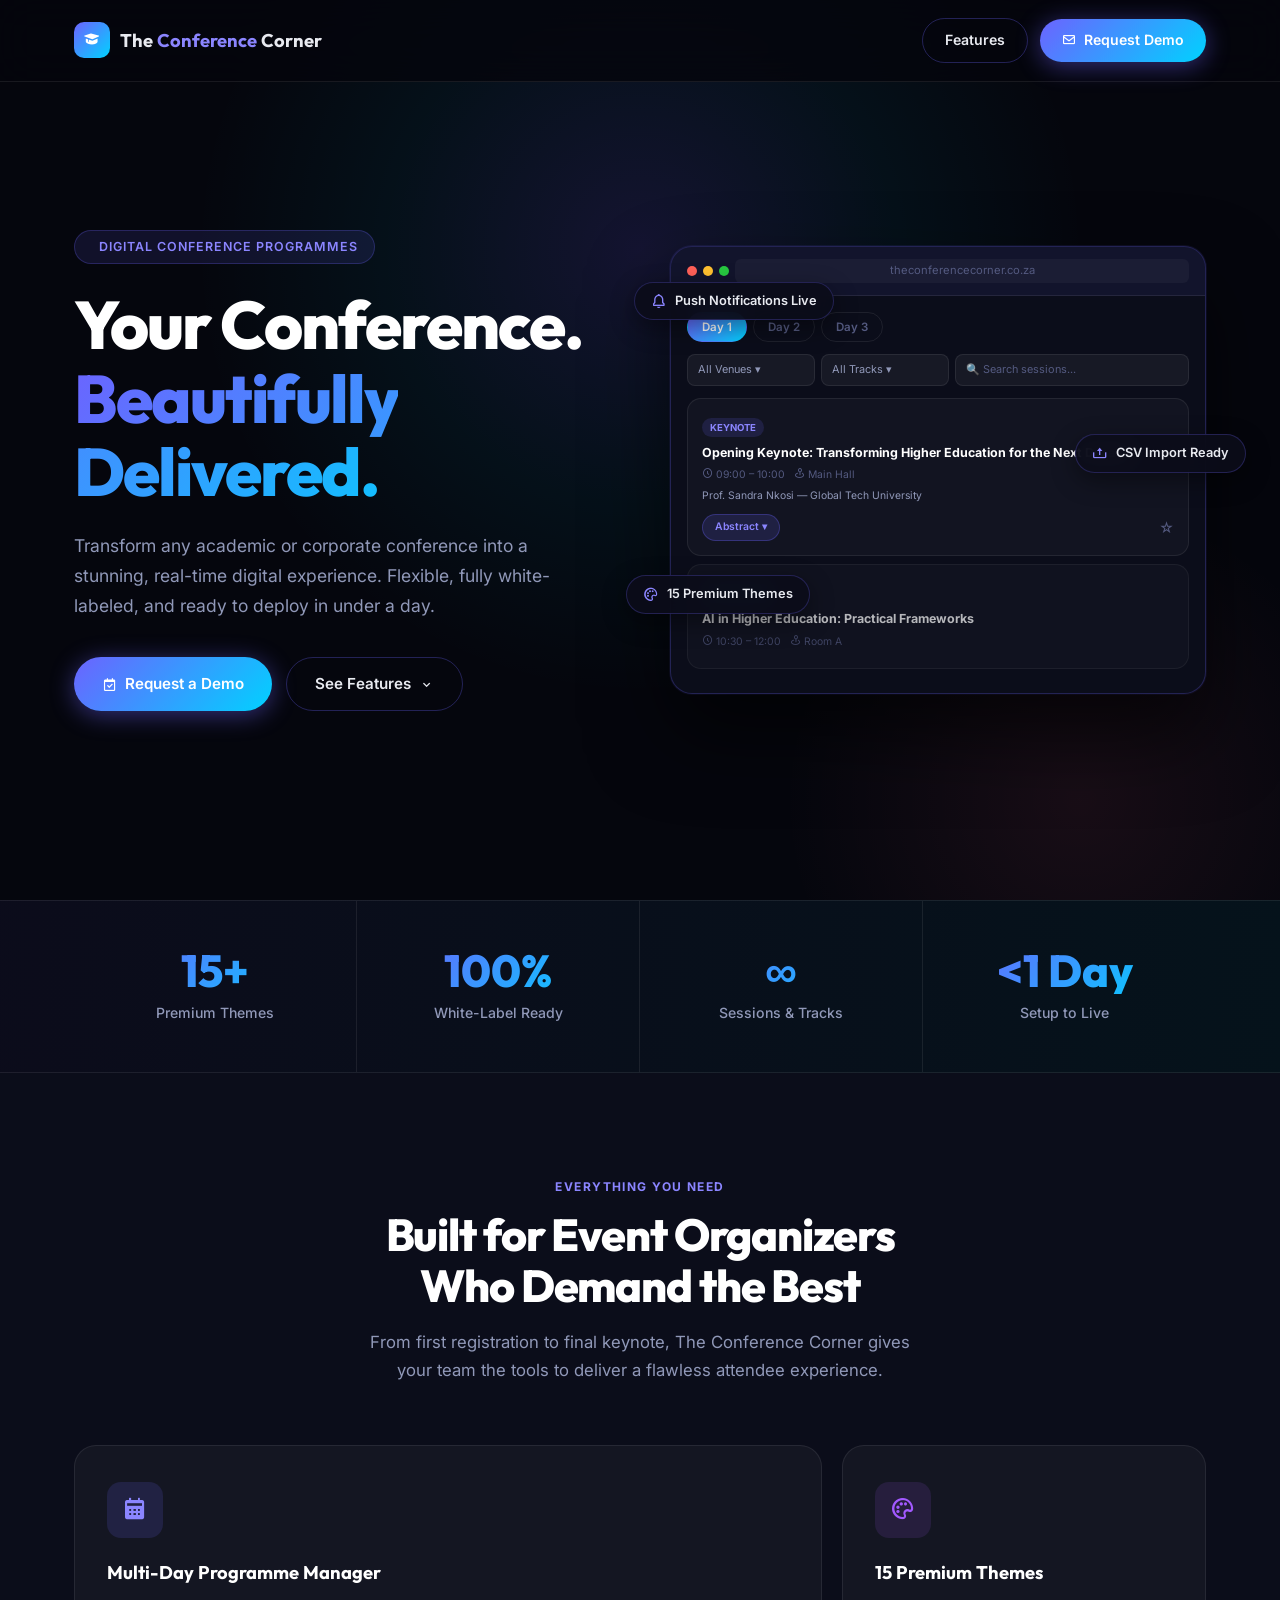
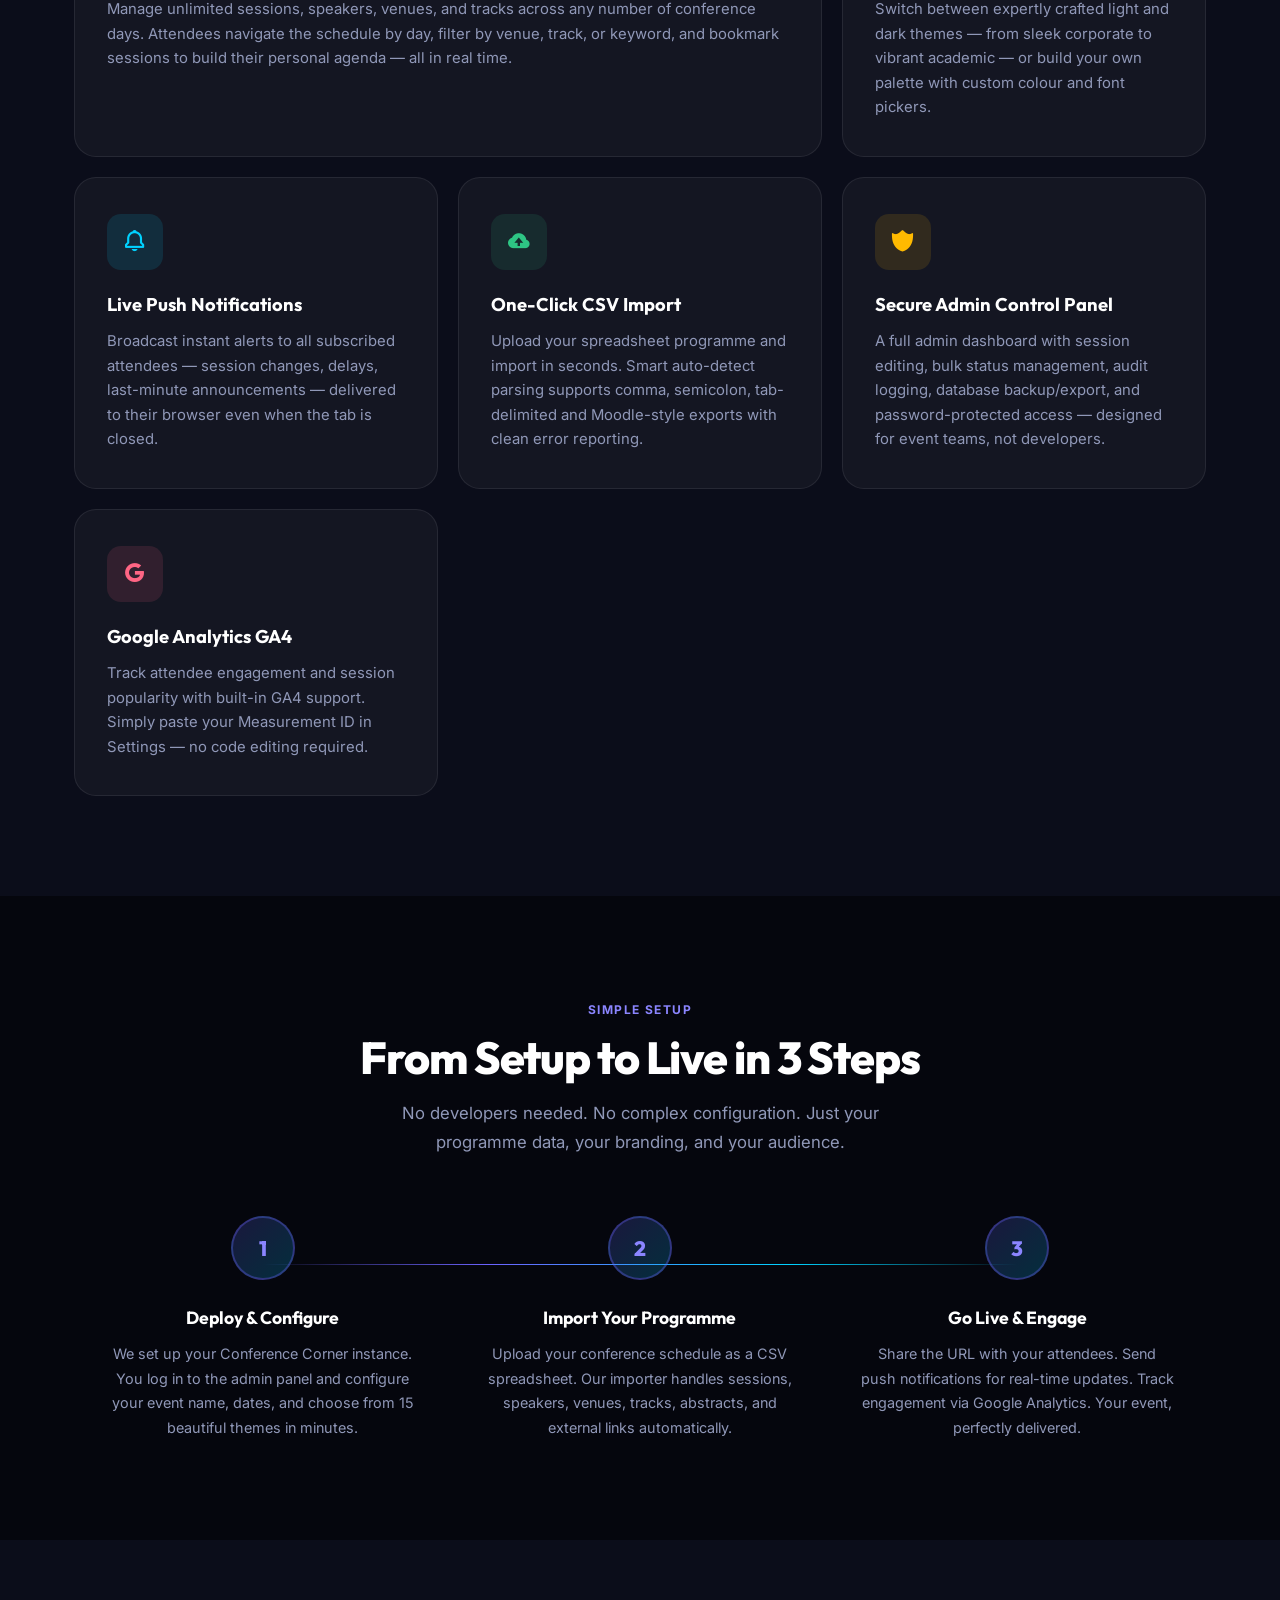
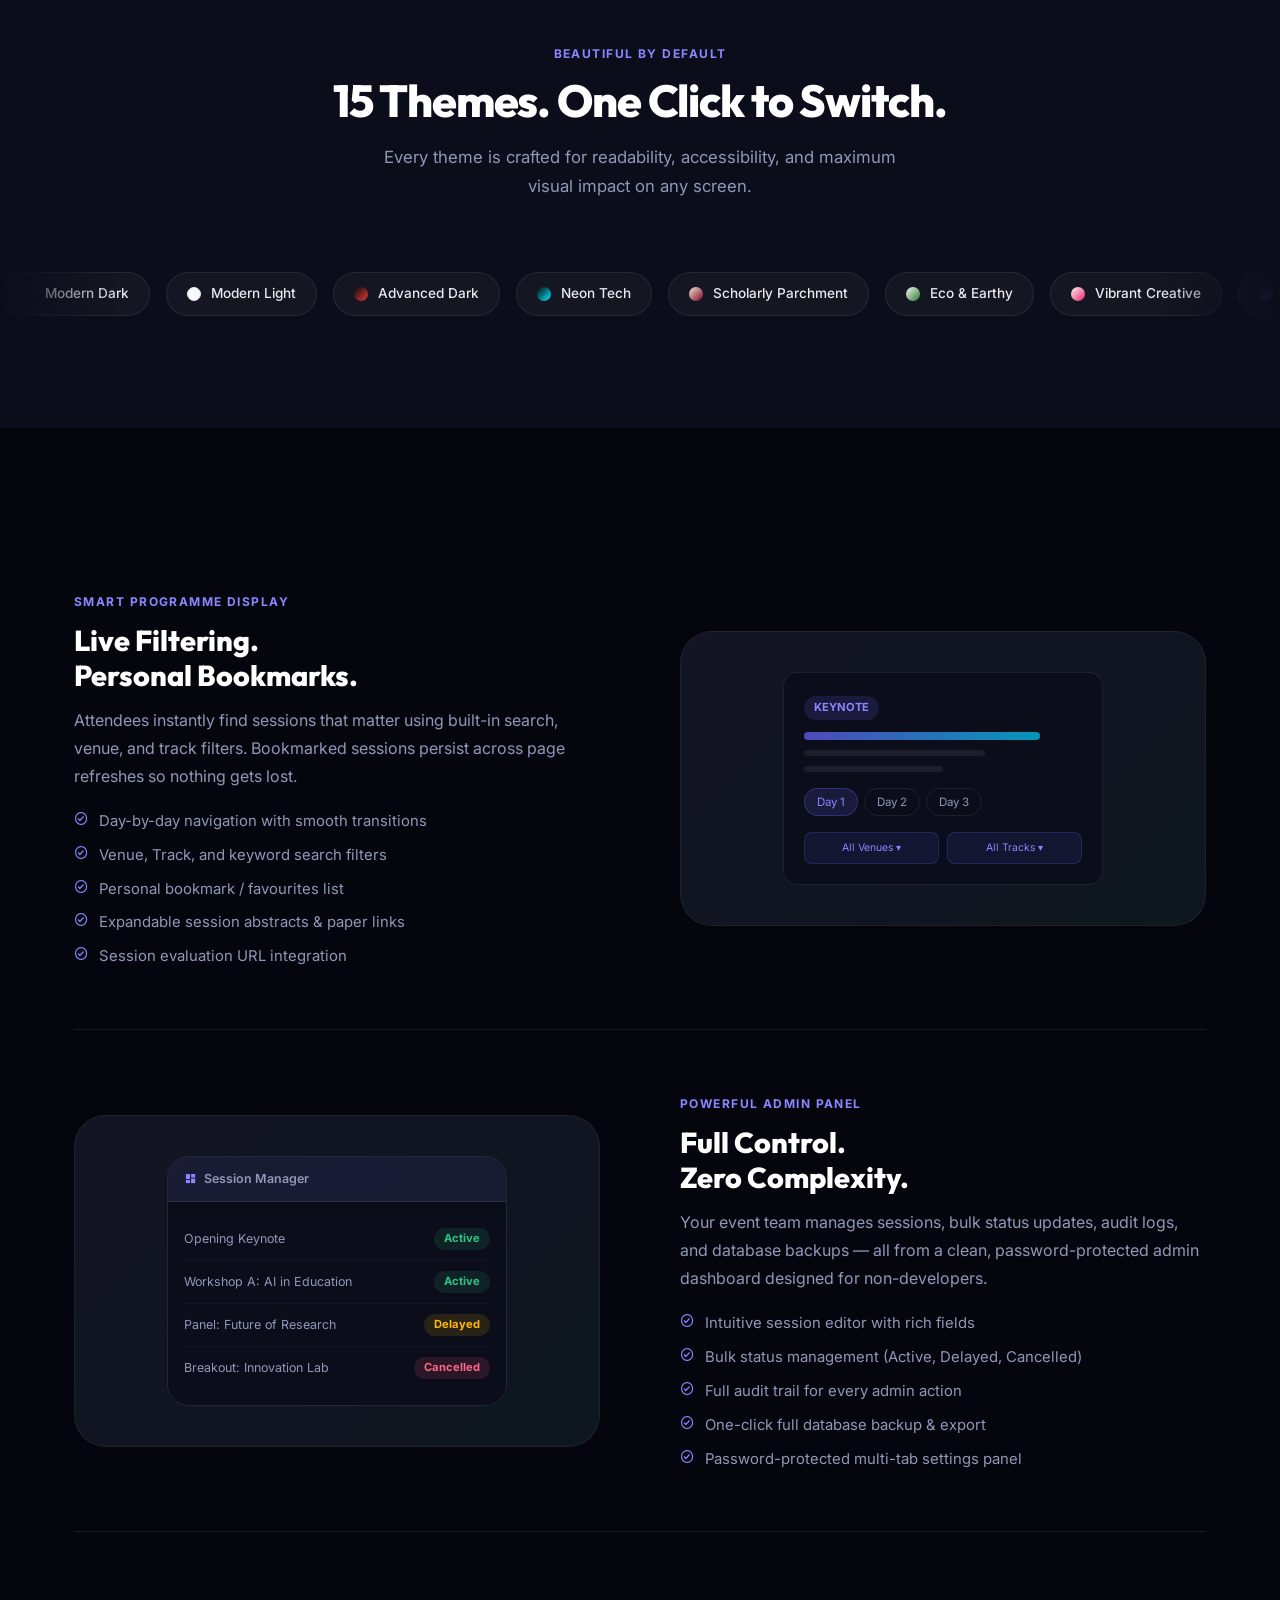
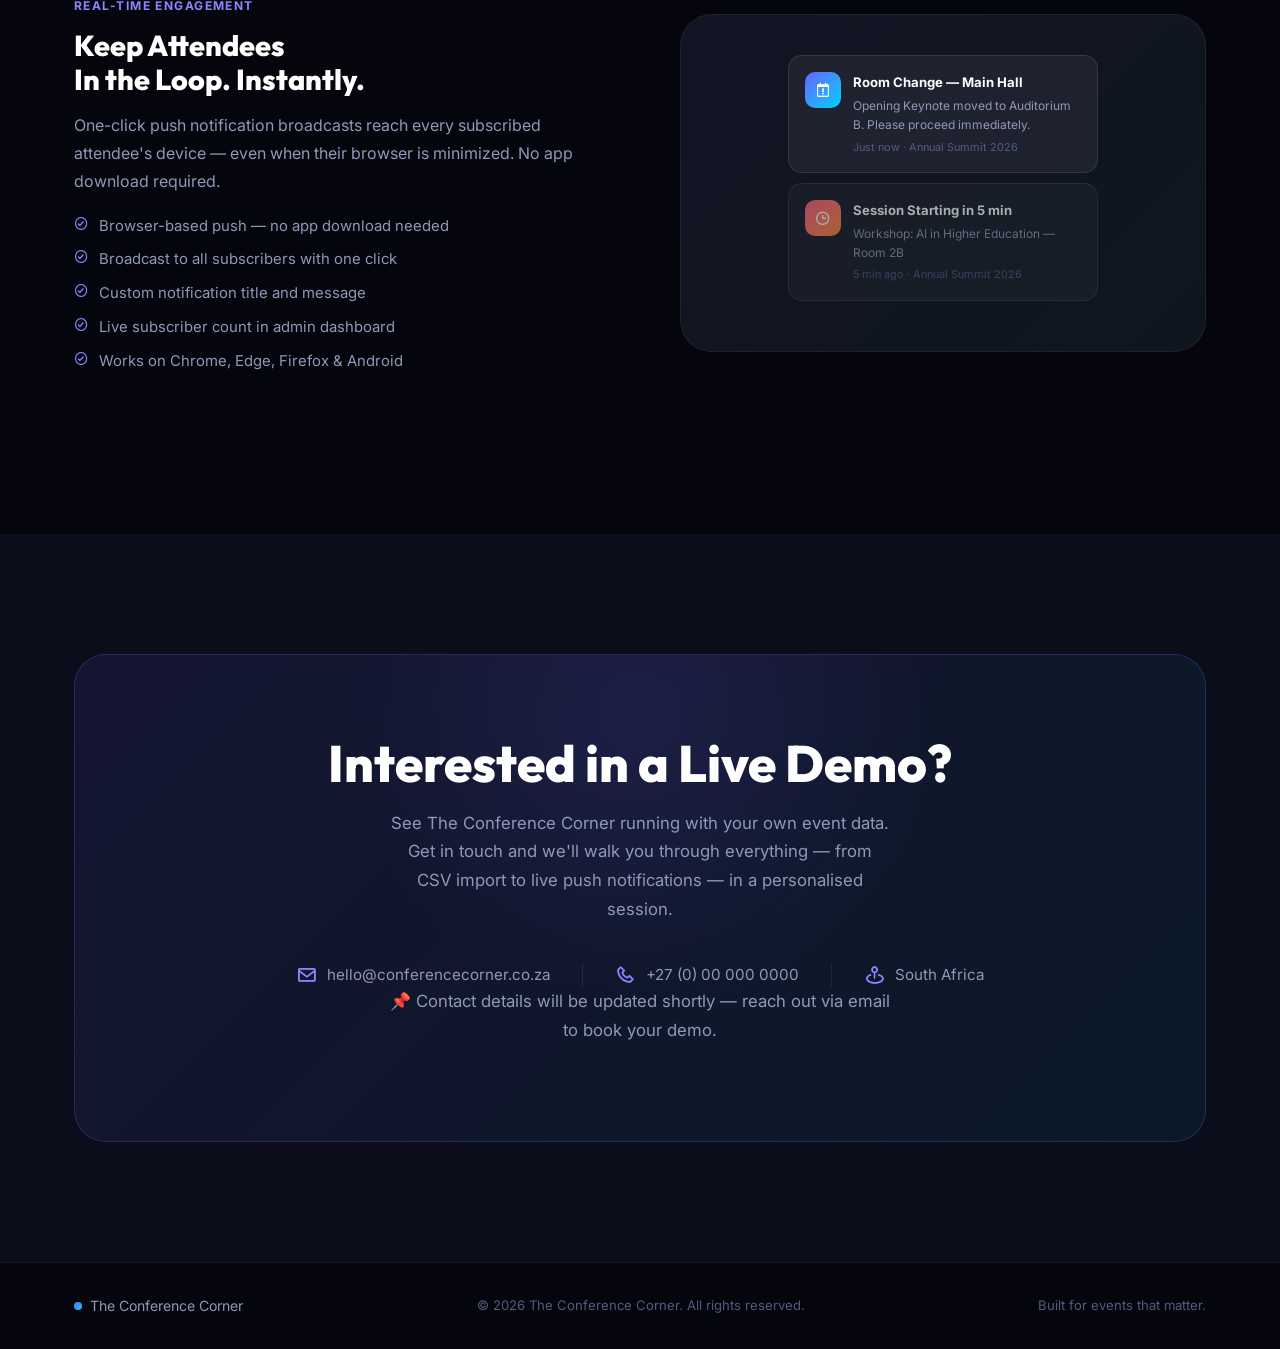
<file: index.html>
﻿<!DOCTYPE html>
<html lang="en">
<head>
    <meta charset="UTF-8">
    <meta name="viewport" content="width=device-width, initial-scale=1.0">
    <title>The Conference Corner — Elegant Digital Event Programmes</title>
    <meta name="description" content="The Conference Corner transforms your academic or corporate conference into a polished, real-time digital experience.">
    <link rel="preconnect" href="https://fonts.googleapis.com">
    <link rel="preconnect" href="https://fonts.gstatic.com" crossorigin>
    <link href="https://fonts.googleapis.com/css2?family=Inter:wght@300;400;500;600;700;800;900&family=Outfit:wght@300;400;600;700;800;900&display=swap" rel="stylesheet">
    <link href="https://unpkg.com/boxicons@2.1.4/css/boxicons.min.css" rel="stylesheet">
    <link rel="stylesheet" href="style.css">
</head>
<body>

<nav>
    <div class="container">
        <div class="nav-inner">
            <a href="#" class="nav-logo">
                <div class="nav-logo-icon"><i class='bx bxs-graduation'></i></div>
                <span class="nav-logo-text">The <span>Conference</span> Corner</span>
            </a>
            <div class="nav-cta">
                <a href="#features" class="btn btn-outline" style="padding:10px 22px;font-size:.88rem">Features</a>
                <a href="#contact" class="btn btn-primary" style="padding:10px 22px;font-size:.88rem"><i class='bx bx-envelope'></i> Request Demo</a>
            </div>
        </div>
    </div>
</nav>

<!-- HERO -->
<section id="hero">
    <div class="hero-bg-glow"></div>
    <div class="hero-bg-glow-2"></div>
    <div class="container">
        <div class="hero-inner">
            <div class="hero-left">
                <div class="hero-badge reveal"><i class='bx bx-sparkles'></i> Digital Conference Programmes</div>
                <h1 class="hero-h1 reveal">Your Conference.<br><span class="gradient-text">Beautifully Delivered.</span></h1>
                <p class="hero-sub reveal">Transform any academic or corporate conference into a stunning, real-time digital experience. Flexible, fully white-labeled, and ready to deploy in under a day.</p>
                <div class="hero-actions reveal">
                    <a href="#contact" class="btn btn-primary"><i class='bx bx-calendar-check'></i> Request a Demo</a>
                    <a href="#features" class="btn btn-outline">See Features <i class='bx bx-chevron-down'></i></a>
                </div>
            </div>
            <div class="hero-right reveal">
                <div class="float-chip chip-1"><i class='bx bx-bell'></i> Push Notifications Live</div>
                <div class="float-chip chip-2"><i class='bx bx-palette'></i> 15 Premium Themes</div>
                <div class="float-chip chip-3"><i class='bx bx-upload'></i> CSV Import Ready</div>
                <div class="hero-screen">
                    <div class="screen-bar">
                        <div class="screen-dot" style="background:#ff6058"></div>
                        <div class="screen-dot" style="background:#ffc130"></div>
                        <div class="screen-dot" style="background:#27c840"></div>
                        <div class="screen-url">theconferencecorner.co.za</div>
                    </div>
                    <div class="screen-body">
                        <div class="screen-nav"><div class="snav-pill active">Day 1</div><div class="snav-pill">Day 2</div><div class="snav-pill">Day 3</div></div>
                        <div class="screen-filters">
                            <div class="sfilter">All Venues ▾</div>
                            <div class="sfilter">All Tracks ▾</div>
                            <div class="sfilter-search">🔍 Search sessions...</div>
                        </div>
                        <div class="screen-card">
                            <div class="sc-tag">KEYNOTE</div>
                            <div class="sc-title">Opening Keynote: Transforming Higher Education for the Next Decade</div>
                            <div class="sc-meta"><i class='bx bx-time-five'></i> 09:00 – 10:00 &nbsp;&nbsp;<i class='bx bx-map-pin'></i> Main Hall</div>
                            <div class="sc-speaker">Prof. Sandra Nkosi — Global Tech University</div>
                            <div class="sc-actions"><div class="sc-btn">Abstract ▾</div><div class="sc-star">☆</div></div>
                        </div>
                        <div class="screen-card" style="opacity:.7">
                            <div class="sc-tag" style="background:rgba(0,210,255,.15);color:#00d2ff">WORKSHOP</div>
                            <div class="sc-title">AI in Higher Education: Practical Frameworks</div>
                            <div class="sc-meta"><i class='bx bx-time-five'></i> 10:30 – 12:00 &nbsp;&nbsp;<i class='bx bx-map-pin'></i> Room A</div>
                        </div>
                    </div>
                </div>
            </div>
        </div>
    </div>
</section>

<!-- STATS -->
<section id="stats">
    <div class="container">
        <div class="stats-grid">
            <div class="stat-item reveal"><div class="stat-value">15+</div><div class="stat-label">Premium Themes</div></div>
            <div class="stat-item reveal"><div class="stat-value">100%</div><div class="stat-label">White-Label Ready</div></div>
            <div class="stat-item reveal"><div class="stat-value">∞</div><div class="stat-label">Sessions & Tracks</div></div>
            <div class="stat-item reveal"><div class="stat-value">&lt;1 Day</div><div class="stat-label">Setup to Live</div></div>
        </div>
    </div>
</section>

<!-- FEATURES -->
<section id="features">
    <div class="container">
        <div class="text-center reveal">
            <span class="section-eyebrow">Everything You Need</span>
            <h2 class="section-h2">Built for Event Organizers<br>Who Demand the Best</h2>
            <p class="section-sub">From first registration to final keynote, The Conference Corner gives your team the tools to deliver a flawless attendee experience.</p>
        </div>
        <div class="features-grid">
            <div class="feature-card feature-wide reveal">
                <div class="feature-icon feature-icon-blue"><i class='bx bxs-calendar'></i></div>
                <h3>Multi-Day Programme Manager</h3>
                <p>Manage unlimited sessions, speakers, venues, and tracks across any number of conference days. Attendees navigate the schedule by day, filter by venue, track, or keyword, and bookmark sessions to build their personal agenda — all in real time.</p>
            </div>
            <div class="feature-card reveal">
                <div class="feature-icon feature-icon-purple"><i class='bx bx-palette'></i></div>
                <h3>15 Premium Themes</h3>
                <p>Switch between expertly crafted light and dark themes — from sleek corporate to vibrant academic — or build your own palette with custom colour and font pickers.</p>
            </div>
            <div class="feature-card reveal">
                <div class="feature-icon feature-icon-cyan"><i class='bx bx-bell'></i></div>
                <h3>Live Push Notifications</h3>
                <p>Broadcast instant alerts to all subscribed attendees — session changes, delays, last-minute announcements — delivered to their browser even when the tab is closed.</p>
            </div>
            <div class="feature-card reveal">
                <div class="feature-icon feature-icon-green"><i class='bx bxs-cloud-upload'></i></div>
                <h3>One-Click CSV Import</h3>
                <p>Upload your spreadsheet programme and import in seconds. Smart auto-detect parsing supports comma, semicolon, tab-delimited and Moodle-style exports with clean error reporting.</p>
            </div>
            <div class="feature-card reveal">
                <div class="feature-icon feature-icon-gold"><i class='bx bxs-shield-alt-2'></i></div>
                <h3>Secure Admin Control Panel</h3>
                <p>A full admin dashboard with session editing, bulk status management, audit logging, database backup/export, and password-protected access — designed for event teams, not developers.</p>
            </div>
            <div class="feature-card reveal">
                <div class="feature-icon feature-icon-pink"><i class='bx bxl-google'></i></div>
                <h3>Google Analytics GA4</h3>
                <p>Track attendee engagement and session popularity with built-in GA4 support. Simply paste your Measurement ID in Settings — no code editing required.</p>
            </div>
        </div>
    </div>
</section>

<!-- HOW IT WORKS -->
<section id="how-it-works">
    <div class="container">
        <div class="text-center reveal">
            <span class="section-eyebrow">Simple Setup</span>
            <h2 class="section-h2">From Setup to Live in 3 Steps</h2>
            <p class="section-sub">No developers needed. No complex configuration. Just your programme data, your branding, and your audience.</p>
        </div>
        <div class="steps-grid">
            <div class="step reveal">
                <div class="step-num">1</div>
                <h3>Deploy & Configure</h3>
                <p>We set up your Conference Corner instance. You log in to the admin panel and configure your event name, dates, and choose from 15 beautiful themes in minutes.</p>
            </div>
            <div class="step reveal">
                <div class="step-num">2</div>
                <h3>Import Your Programme</h3>
                <p>Upload your conference schedule as a CSV spreadsheet. Our importer handles sessions, speakers, venues, tracks, abstracts, and external links automatically.</p>
            </div>
            <div class="step reveal">
                <div class="step-num">3</div>
                <h3>Go Live & Engage</h3>
                <p>Share the URL with your attendees. Send push notifications for real-time updates. Track engagement via Google Analytics. Your event, perfectly delivered.</p>
            </div>
        </div>
    </div>
</section>

<!-- THEMES MARQUEE -->
<section id="themes">
    <div class="container">
        <div class="text-center reveal">
            <span class="section-eyebrow">Beautiful by Default</span>
            <h2 class="section-h2">15 Themes. One Click to Switch.</h2>
            <p class="section-sub">Every theme is crafted for readability, accessibility, and maximum visual impact on any screen.</p>
        </div>
    </div>
    <div class="themes-marquee-wrap reveal">
        <div class="themes-track">
            <div class="theme-pill"><div class="theme-dot" style="background:#111827"></div> Modern Dark</div>
            <div class="theme-pill"><div class="theme-dot" style="background:#f8fafc;border:1px solid #e2e8f0"></div> Modern Light</div>
            <div class="theme-pill"><div class="theme-dot" style="background:linear-gradient(135deg,#090a0f,#e53935)"></div> Advanced Dark</div>
            <div class="theme-pill"><div class="theme-dot" style="background:linear-gradient(135deg,#0a0a0f,#00e5ff)"></div> Neon Tech</div>
            <div class="theme-pill"><div class="theme-dot" style="background:linear-gradient(135deg,#f0ead6,#800020)"></div> Scholarly Parchment</div>
            <div class="theme-pill"><div class="theme-dot" style="background:linear-gradient(135deg,#f5f5f0,#2e7d32)"></div> Eco & Earthy</div>
            <div class="theme-pill"><div class="theme-dot" style="background:linear-gradient(135deg,#fff5f7,#e91e63)"></div> Vibrant Creative</div>
            <div class="theme-pill"><div class="theme-dot" style="background:linear-gradient(135deg,#0d0b1a,#6C63FF)"></div> Midnight Academic</div>
            <div class="theme-pill"><div class="theme-dot" style="background:linear-gradient(135deg,#1a1410,#E8A838)"></div> Ubuntu Earth</div>
            <div class="theme-pill"><div class="theme-dot" style="background:linear-gradient(135deg,#f8fafc,#0284c7)"></div> Fourwaves Blue</div>
            <div class="theme-pill"><div class="theme-dot" style="background:linear-gradient(135deg,#0b0f19,#3b82f6)"></div> Planby Dark</div>
            <div class="theme-pill"><div class="theme-dot" style="background:linear-gradient(135deg,#08121e,#cc0000)"></div> Dark Crimson</div>
            <div class="theme-pill"><div class="theme-dot" style="background:linear-gradient(135deg,#1a1200,#c8960c)"></div> Dark Gold</div>
            <div class="theme-pill"><div class="theme-dot" style="background:linear-gradient(135deg,#faf7f0,#002147)"></div> Ivory & Navy</div>
            <div class="theme-pill"><div class="theme-dot" style="background:linear-gradient(135deg,#6c63ff,#00d2ff)"></div> Custom Brand</div>
            <!-- Duplicate for seamless scroll -->
            <div class="theme-pill"><div class="theme-dot" style="background:#111827"></div> Modern Dark</div>
            <div class="theme-pill"><div class="theme-dot" style="background:#f8fafc;border:1px solid #e2e8f0"></div> Modern Light</div>
            <div class="theme-pill"><div class="theme-dot" style="background:linear-gradient(135deg,#090a0f,#e53935)"></div> Advanced Dark</div>
            <div class="theme-pill"><div class="theme-dot" style="background:linear-gradient(135deg,#0a0a0f,#00e5ff)"></div> Neon Tech</div>
            <div class="theme-pill"><div class="theme-dot" style="background:linear-gradient(135deg,#f0ead6,#800020)"></div> Scholarly Parchment</div>
            <div class="theme-pill"><div class="theme-dot" style="background:linear-gradient(135deg,#f5f5f0,#2e7d32)"></div> Eco & Earthy</div>
            <div class="theme-pill"><div class="theme-dot" style="background:linear-gradient(135deg,#fff5f7,#e91e63)"></div> Vibrant Creative</div>
            <div class="theme-pill"><div class="theme-dot" style="background:linear-gradient(135deg,#0d0b1a,#6C63FF)"></div> Midnight Academic</div>
            <div class="theme-pill"><div class="theme-dot" style="background:linear-gradient(135deg,#1a1410,#E8A838)"></div> Ubuntu Earth</div>
            <div class="theme-pill"><div class="theme-dot" style="background:linear-gradient(135deg,#f8fafc,#0284c7)"></div> Fourwaves Blue</div>
            <div class="theme-pill"><div class="theme-dot" style="background:linear-gradient(135deg,#0b0f19,#3b82f6)"></div> Planby Dark</div>
            <div class="theme-pill"><div class="theme-dot" style="background:linear-gradient(135deg,#08121e,#cc0000)"></div> Dark Crimson</div>
            <div class="theme-pill"><div class="theme-dot" style="background:linear-gradient(135deg,#1a1200,#c8960c)"></div> Dark Gold</div>
            <div class="theme-pill"><div class="theme-dot" style="background:linear-gradient(135deg,#faf7f0,#002147)"></div> Ivory & Navy</div>
            <div class="theme-pill"><div class="theme-dot" style="background:linear-gradient(135deg,#6c63ff,#00d2ff)"></div> Custom Brand</div>
        </div>
    </div>
</section>

<!-- DETAIL ROWS -->
<section id="details">
    <div class="container">
        <div class="detail-row reveal">
            <div class="detail-text">
                <span class="section-eyebrow">Smart Programme Display</span>
                <h3>Live Filtering.<br>Personal Bookmarks.</h3>
                <p>Attendees instantly find sessions that matter using built-in search, venue, and track filters. Bookmarked sessions persist across page refreshes so nothing gets lost.</p>
                <ul class="feature-list">
                    <li><i class='bx bx-check-circle'></i> Day-by-day navigation with smooth transitions</li>
                    <li><i class='bx bx-check-circle'></i> Venue, Track, and keyword search filters</li>
                    <li><i class='bx bx-check-circle'></i> Personal bookmark / favourites list</li>
                    <li><i class='bx bx-check-circle'></i> Expandable session abstracts & paper links</li>
                    <li><i class='bx bx-check-circle'></i> Session evaluation URL integration</li>
                </ul>
            </div>
            <div class="detail-visual">
                <div class="mock-card">
                    <div class="mock-tag">KEYNOTE</div>
                    <div class="mock-bar accent" style="width:85%"></div>
                    <div class="mock-bar" style="width:65%;height:6px;margin-top:6px"></div>
                    <div class="mock-bar" style="width:50%;height:6px"></div>
                    <div class="mock-pills">
                        <div class="mock-pill active">Day 1</div>
                        <div class="mock-pill">Day 2</div>
                        <div class="mock-pill">Day 3</div>
                    </div>
                    <div style="margin-top:16px;display:flex;gap:8px">
                        <div class="mock-filter-box">All Venues ▾</div>
                        <div class="mock-filter-box">All Tracks ▾</div>
                    </div>
                </div>
            </div>
        </div>

        <div class="detail-row reverse reveal">
            <div class="detail-text">
                <span class="section-eyebrow">Powerful Admin Panel</span>
                <h3>Full Control.<br>Zero Complexity.</h3>
                <p>Your event team manages sessions, bulk status updates, audit logs, and database backups — all from a clean, password-protected admin dashboard designed for non-developers.</p>
                <ul class="feature-list">
                    <li><i class='bx bx-check-circle'></i> Intuitive session editor with rich fields</li>
                    <li><i class='bx bx-check-circle'></i> Bulk status management (Active, Delayed, Cancelled)</li>
                    <li><i class='bx bx-check-circle'></i> Full audit trail for every admin action</li>
                    <li><i class='bx bx-check-circle'></i> One-click full database backup & export</li>
                    <li><i class='bx bx-check-circle'></i> Password-protected multi-tab settings panel</li>
                </ul>
            </div>
            <div class="detail-visual">
                <div class="admin-mock">
                    <div class="admin-mock-header"><i class='bx bxs-dashboard'></i> Session Manager</div>
                    <div class="admin-mock-body">
                        <div class="admin-mock-row"><div class="admin-mock-label">Opening Keynote</div><div class="admin-mock-badge badge-active">Active</div></div>
                        <div class="admin-mock-row"><div class="admin-mock-label">Workshop A: AI in Education</div><div class="admin-mock-badge badge-active">Active</div></div>
                        <div class="admin-mock-row"><div class="admin-mock-label">Panel: Future of Research</div><div class="admin-mock-badge badge-delayed">Delayed</div></div>
                        <div class="admin-mock-row"><div class="admin-mock-label">Breakout: Innovation Lab</div><div class="admin-mock-badge badge-cancelled">Cancelled</div></div>
                    </div>
                </div>
            </div>
        </div>

        <div class="detail-row reveal">
            <div class="detail-text">
                <span class="section-eyebrow">Real-Time Engagement</span>
                <h3>Keep Attendees<br>In the Loop. Instantly.</h3>
                <p>One-click push notification broadcasts reach every subscribed attendee's device — even when their browser is minimized. No app download required.</p>
                <ul class="feature-list">
                    <li><i class='bx bx-check-circle'></i> Browser-based push — no app download needed</li>
                    <li><i class='bx bx-check-circle'></i> Broadcast to all subscribers with one click</li>
                    <li><i class='bx bx-check-circle'></i> Custom notification title and message</li>
                    <li><i class='bx bx-check-circle'></i> Live subscriber count in admin dashboard</li>
                    <li><i class='bx bx-check-circle'></i> Works on Chrome, Edge, Firefox & Android</li>
                </ul>
            </div>
            <div class="detail-visual">
                <div class="push-mock">
                    <div class="push-notification">
                        <div class="push-icon"><i class='bx bx-calendar-exclamation'></i></div>
                        <div>
                            <div class="push-title">Room Change — Main Hall</div>
                            <div class="push-body">Opening Keynote moved to Auditorium B. Please proceed immediately.</div>
                            <div class="push-time">Just now · Annual Summit 2026</div>
                        </div>
                    </div>
                    <div class="push-notification" style="opacity:.65">
                        <div class="push-icon" style="background:linear-gradient(135deg,#ff6584,#ff8c42)"><i class='bx bx-time'></i></div>
                        <div>
                            <div class="push-title">Session Starting in 5 min</div>
                            <div class="push-body">Workshop: AI in Higher Education — Room 2B</div>
                            <div class="push-time">5 min ago · Annual Summit 2026</div>
                        </div>
                    </div>
                </div>
            </div>
        </div>
    </div>
</section>

<!-- CONTACT / CTA -->
<section id="contact">
    <div class="container">
        <div class="contact-card reveal">
            <h2>Interested in a Live Demo?</h2>
            <p>See The Conference Corner running with your own event data. Get in touch and we'll walk you through everything — from CSV import to live push notifications — in a personalised session.</p>
            <div class="contact-info">
                <a href="mailto:hello@conferencecorner.co.za" class="contact-item" id="contact-email">
                    <i class='bx bx-envelope'></i> hello@conferencecorner.co.za
                </a>
                <div class="contact-divider"></div>
                <a href="tel:+27000000000" class="contact-item" id="contact-phone">
                    <i class='bx bx-phone'></i> +27 (0) 00 000 0000
                </a>
                <div class="contact-divider"></div>
                <span class="contact-item">
                    <i class='bx bx-map-pin'></i> South Africa
                </span>
            </div>
            <p class="contact-note">📌 Contact details will be updated shortly — reach out via email to book your demo.</p>
        </div>
    </div>
</section>

<footer>
    <div class="container">
        <div class="footer-inner">
            <a href="#" class="footer-brand"><div class="footer-brand-dot"></div> The Conference Corner</a>
            <div class="footer-copy">© 2026 The Conference Corner. All rights reserved.</div>
            <div class="footer-tagline">Built for events that matter.</div>
        </div>
    </div>
</footer>

<script>
    const revealEls = document.querySelectorAll('.reveal');
    const obs = new IntersectionObserver((entries) => {
        entries.forEach((e, i) => {
            if (e.isIntersecting) { setTimeout(() => e.target.classList.add('visible'), i * 80); obs.unobserve(e.target); }
        });
    }, { threshold: 0.1, rootMargin: '0px 0px -40px 0px' });
    revealEls.forEach(el => obs.observe(el));
    window.addEventListener('scroll', () => {
        document.querySelector('nav').style.background = window.scrollY > 50 ? 'rgba(5,6,13,.97)' : 'rgba(5,6,13,.82)';
    });
</script>
</body>
</html>
</file>
<file: style.css>
﻿*,*::before,*::after{box-sizing:border-box;margin:0;padding:0}
html{scroll-behavior:smooth}
body{font-family:'Inter',sans-serif;background:#05060d;color:#e8eaf0;line-height:1.6;overflow-x:hidden}
:root{--primary:#6c63ff;--pl:#8b85ff;--sec:#00d2ff;--acc:#ff6584;--bg:#05060d;--bg2:#0b0d1a;--surface:rgba(255,255,255,.04);--border:rgba(255,255,255,.08);--bh:rgba(108,99,255,.3);--t:#e8eaf0;--t2:#9098b8;--t3:#545a80;--rsm:8px;--rmd:14px;--rlg:22px;--rxl:32px}
.container{max-width:1180px;margin:0 auto;padding:0 24px}
.gradient-text{background:linear-gradient(135deg,#6c63ff 0%,#00d2ff 60%,#6c63ff 100%);-webkit-background-clip:text;-webkit-text-fill-color:transparent;background-clip:text;background-size:200% 200%;animation:gs 4s ease infinite}
@keyframes gs{0%{background-position:0 50%}50%{background-position:100% 50%}100%{background-position:0 50%}}
.btn{display:inline-flex;align-items:center;gap:8px;padding:14px 28px;border-radius:100px;font-size:.95rem;font-weight:600;text-decoration:none;cursor:pointer;border:none;transition:all .25s cubic-bezier(.4,0,.2,1);white-space:nowrap}
.btn-primary{background:linear-gradient(135deg,#6c63ff,#00d2ff);color:#fff;box-shadow:0 4px 24px rgba(108,99,255,.45)}
.btn-primary:hover{transform:translateY(-2px);box-shadow:0 8px 36px rgba(108,99,255,.6)}
.btn-outline{background:transparent;color:var(--t);border:1px solid var(--bh)}
.btn-outline:hover{background:rgba(108,99,255,.1);border-color:var(--primary);transform:translateY(-2px)}
nav{position:fixed;top:0;left:0;right:0;z-index:100;padding:18px 0;background:rgba(5,6,13,.82);backdrop-filter:blur(20px);border-bottom:1px solid var(--border);transition:background .3s}
.nav-inner{display:flex;align-items:center;justify-content:space-between}
.nav-logo{display:flex;align-items:center;gap:10px;text-decoration:none}
.nav-logo-icon{width:36px;height:36px;background:linear-gradient(135deg,#6c63ff,#00d2ff);border-radius:10px;display:flex;align-items:center;justify-content:center;font-size:1.1rem;color:#fff}
.nav-logo-text{font-family:'Outfit',sans-serif;font-weight:700;font-size:1.15rem;color:var(--t)}
.nav-logo-text span{color:var(--pl)}
.nav-cta{display:flex;align-items:center;gap:12px}
#hero{min-height:100vh;display:flex;align-items:center;padding:140px 0 100px;position:relative;overflow:hidden}
.hero-bg-glow{position:absolute;top:-200px;left:50%;transform:translateX(-50%);width:900px;height:900px;background:radial-gradient(ellipse,rgba(108,99,255,.15) 0%,rgba(0,210,255,.05) 40%,transparent 70%);pointer-events:none}
.hero-bg-glow-2{position:absolute;bottom:-200px;right:-100px;width:600px;height:600px;background:radial-gradient(ellipse,rgba(255,101,132,.08) 0%,transparent 70%);pointer-events:none}
.hero-inner{display:grid;grid-template-columns:1fr 1fr;gap:60px;align-items:center;position:relative;z-index:1}
.hero-badge{display:inline-flex;align-items:center;gap:8px;background:rgba(108,99,255,.12);border:1px solid rgba(108,99,255,.25);border-radius:100px;padding:6px 16px;font-size:.78rem;font-weight:600;color:var(--pl);text-transform:uppercase;letter-spacing:.08em;margin-bottom:24px}
.hero-h1{font-family:'Outfit',sans-serif;font-size:clamp(2.6rem,5.5vw,4.2rem);font-weight:800;line-height:1.1;letter-spacing:-.03em;color:#fff;margin-bottom:22px}
.hero-sub{font-size:1.1rem;color:var(--t2);line-height:1.7;margin-bottom:36px;max-width:520px}
.hero-actions{display:flex;gap:14px;flex-wrap:wrap}
.hero-right{position:relative}
.float-chip{position:absolute;z-index:10;background:rgba(11,13,26,.92);backdrop-filter:blur(12px);border:1px solid rgba(108,99,255,.25);border-radius:100px;padding:8px 16px;display:flex;align-items:center;gap:8px;font-size:.8rem;font-weight:600;color:var(--t);box-shadow:0 8px 24px rgba(0,0,0,.4);animation:fy 3s ease-in-out infinite}
.float-chip i{color:var(--pl);font-size:1rem}
.chip-1{top:8%;left:-36px;animation-delay:0s}
.chip-2{bottom:18%;left:-44px;animation-delay:.8s}
.chip-3{top:42%;right:-40px;animation-delay:1.5s}
@keyframes fy{0%,100%{transform:translateY(0)}50%{transform:translateY(-8px)}}
.hero-screen{background:var(--bg2);border:1px solid rgba(108,99,255,.25);border-radius:var(--rlg);overflow:hidden;box-shadow:0 40px 80px rgba(0,0,0,.6),0 0 0 1px rgba(108,99,255,.1)}
.screen-bar{background:rgba(108,99,255,.08);border-bottom:1px solid var(--border);padding:12px 16px;display:flex;align-items:center;gap:6px}
.screen-dot{width:10px;height:10px;border-radius:50%}
.screen-url{flex:1;text-align:center;font-size:.7rem;color:var(--t3);background:rgba(255,255,255,.04);border-radius:6px;padding:3px 10px}
.screen-body{padding:16px}
.screen-nav{display:flex;gap:6px;margin-bottom:12px}
.snav-pill{padding:5px 14px;border-radius:100px;font-size:.72rem;font-weight:600;border:1px solid var(--border);color:var(--t3);cursor:pointer}
.snav-pill.active{background:linear-gradient(135deg,#6c63ff,#00d2ff);color:#fff;border-color:transparent}
.screen-filters{display:flex;gap:6px;margin-bottom:12px}
.sfilter{flex:1;padding:6px 10px;border-radius:8px;background:rgba(255,255,255,.05);border:1px solid var(--border);font-size:.68rem;color:var(--t2)}
.sfilter-search{flex:2;padding:6px 10px;border-radius:8px;background:rgba(255,255,255,.05);border:1px solid var(--border);font-size:.68rem;color:var(--t3)}
.screen-card{background:rgba(255,255,255,.03);border:1px solid var(--border);border-radius:var(--rmd);padding:14px;margin-bottom:8px}
.sc-tag{display:inline-block;padding:2px 8px;border-radius:100px;font-size:.6rem;font-weight:700;text-transform:uppercase;background:rgba(108,99,255,.15);color:#8b85ff;margin-bottom:8px}
.sc-title{font-size:.78rem;font-weight:700;color:#fff;margin-bottom:6px;line-height:1.3}
.sc-meta{font-size:.65rem;color:var(--t3);margin-bottom:4px}
.sc-meta i{font-size:.7rem}
.sc-speaker{font-size:.65rem;color:var(--t2)}
.sc-actions{display:flex;align-items:center;gap:8px;margin-top:10px}
.sc-btn{padding:4px 12px;border-radius:100px;font-size:.65rem;font-weight:600;background:rgba(108,99,255,.15);color:#8b85ff;border:1px solid rgba(108,99,255,.3)}
.sc-star{color:var(--t3);font-size:.9rem;margin-left:auto}
#stats{padding:0;background:linear-gradient(to right,rgba(108,99,255,.06),rgba(0,210,255,.06));border-top:1px solid var(--border);border-bottom:1px solid var(--border)}
.stats-grid{display:grid;grid-template-columns:repeat(4,1fr);gap:0}
.stat-item{padding:48px 32px;text-align:center;border-right:1px solid var(--border);transition:background .3s}
.stat-item:last-child{border-right:none}
.stat-item:hover{background:rgba(255,255,255,.04)}
.stat-value{font-family:'Outfit',sans-serif;font-size:2.8rem;font-weight:800;line-height:1;background:linear-gradient(135deg,#6c63ff,#00d2ff);-webkit-background-clip:text;-webkit-text-fill-color:transparent;background-clip:text;margin-bottom:8px}
.stat-label{font-size:.88rem;color:var(--t2);font-weight:500}
#features{background:var(--bg2);padding:100px 0}
.features-grid{display:grid;grid-template-columns:repeat(3,1fr);gap:20px}
.feature-card{background:var(--surface);border:1px solid var(--border);border-radius:var(--rlg);padding:36px 32px;transition:all .3s cubic-bezier(.4,0,.2,1);position:relative;overflow:hidden}
.feature-card::before{content:'';position:absolute;top:0;left:0;right:0;height:2px;background:linear-gradient(90deg,#6c63ff,#00d2ff);transform:scaleX(0);transform-origin:left;transition:transform .3s}
.feature-card:hover{border-color:var(--bh);background:rgba(255,255,255,.06);transform:translateY(-4px);box-shadow:0 20px 60px rgba(0,0,0,.4)}
.feature-card:hover::before{transform:scaleX(1)}
.feature-icon{width:56px;height:56px;border-radius:var(--rmd);display:flex;align-items:center;justify-content:center;font-size:1.6rem;margin-bottom:20px}
.feature-icon-blue{background:rgba(108,99,255,.15);color:#8b85ff}
.feature-icon-cyan{background:rgba(0,210,255,.12);color:#00d2ff}
.feature-icon-pink{background:rgba(255,101,132,.12);color:#ff6584}
.feature-icon-green{background:rgba(46,197,132,.12);color:#2ec584}
.feature-icon-gold{background:rgba(255,186,0,.12);color:#ffba00}
.feature-icon-purple{background:rgba(162,89,255,.12);color:#a259ff}
.feature-card h3{font-family:'Outfit',sans-serif;font-size:1.15rem;font-weight:700;color:#fff;margin-bottom:10px}
.feature-card p{font-size:.93rem;color:var(--t2);line-height:1.65}
.feature-wide{grid-column:span 2}
#how-it-works{background:var(--bg);padding:100px 0}
.steps-grid{display:grid;grid-template-columns:repeat(3,1fr);gap:0;position:relative}
.steps-grid::before{content:'';position:absolute;top:48px;left:16.67%;right:16.67%;height:1px;background:linear-gradient(90deg,transparent,#6c63ff 30%,#00d2ff 70%,transparent)}
.step{text-align:center;padding:0 32px;position:relative}
.step-num{width:64px;height:64px;border-radius:50%;background:linear-gradient(135deg,rgba(108,99,255,.2),rgba(0,210,255,.2));border:2px solid rgba(108,99,255,.35);display:flex;align-items:center;justify-content:center;font-family:'Outfit',sans-serif;font-size:1.3rem;font-weight:800;color:var(--pl);margin:0 auto 24px;position:relative;z-index:2}
.step h3{font-family:'Outfit',sans-serif;font-size:1.1rem;font-weight:700;color:#fff;margin-bottom:10px}
.step p{font-size:.9rem;color:var(--t2);line-height:1.7}
#themes{background:var(--bg2);padding:100px 0;overflow:hidden}
.themes-marquee-wrap{position:relative;margin-top:50px;overflow:hidden}
.themes-marquee-wrap::before,.themes-marquee-wrap::after{content:'';position:absolute;top:0;bottom:0;width:120px;z-index:2}
.themes-marquee-wrap::before{left:0;background:linear-gradient(to right,var(--bg2),transparent)}
.themes-marquee-wrap::after{right:0;background:linear-gradient(to left,var(--bg2),transparent)}
.themes-track{display:flex;gap:16px;animation:ms 30s linear infinite;width:max-content;padding:12px 0}
.themes-marquee-wrap:hover .themes-track{animation-play-state:paused}
@keyframes ms{0%{transform:translateX(0)}100%{transform:translateX(-50%)}}
.theme-pill{display:flex;align-items:center;gap:10px;padding:10px 20px;border-radius:100px;border:1px solid var(--border);background:var(--surface);white-space:nowrap;font-size:.85rem;font-weight:500}
.theme-dot{width:14px;height:14px;border-radius:50%;flex-shrink:0}
#details{background:var(--bg);padding:100px 0}
.detail-row{display:grid;grid-template-columns:1fr 1fr;gap:80px;align-items:center;padding:60px 0;border-bottom:1px solid var(--border)}
.detail-row:last-child{border-bottom:none}
.detail-row.reverse .detail-visual{order:-1}
.detail-text h3{font-family:'Outfit',sans-serif;font-size:1.8rem;font-weight:800;color:#fff;margin-bottom:14px;line-height:1.2}
.detail-text p{color:var(--t2);line-height:1.75;margin-bottom:20px}
.feature-list{list-style:none;display:flex;flex-direction:column;gap:10px}
.feature-list li{display:flex;align-items:flex-start;gap:10px;font-size:.93rem;color:var(--t2)}
.feature-list li i{color:var(--pl);margin-top:2px;flex-shrink:0}
.detail-visual{background:var(--surface);border:1px solid var(--border);border-radius:var(--rxl);padding:40px;display:flex;align-items:center;justify-content:center;min-height:280px;position:relative;overflow:hidden}
.detail-visual::before{content:'';position:absolute;inset:0;background:linear-gradient(135deg,rgba(108,99,255,.06),rgba(0,210,255,.04))}
.mock-card{background:var(--bg2);border:1px solid var(--border);border-radius:var(--rmd);padding:20px;width:100%;max-width:320px;position:relative;z-index:1}
.mock-bar{height:8px;border-radius:4px;background:rgba(255,255,255,.07);margin-bottom:10px}
.mock-bar.accent{background:linear-gradient(90deg,#6c63ff,#00d2ff);opacity:.7}
.mock-tag{display:inline-block;padding:3px 10px;border-radius:100px;font-size:.7rem;font-weight:700;text-transform:uppercase;background:rgba(108,99,255,.15);color:#8b85ff;margin-bottom:12px}
.mock-pills{display:flex;gap:6px;flex-wrap:wrap;margin-top:16px}
.mock-pill{padding:4px 12px;border-radius:100px;font-size:.72rem;border:1px solid var(--border);color:var(--t2)}
.mock-pill.active{background:rgba(108,99,255,.15);color:#8b85ff;border-color:rgba(108,99,255,.3)}
.mock-filter-box{flex:1;height:32px;background:rgba(108,99,255,.1);border-radius:8px;border:1px solid rgba(108,99,255,.2);display:flex;align-items:center;justify-content:center;font-size:.65rem;color:#8b85ff}
.admin-mock{width:100%;max-width:340px;border-radius:var(--rlg);overflow:hidden;border:1px solid var(--border);position:relative;z-index:1}
.admin-mock-header{background:rgba(108,99,255,.08);border-bottom:1px solid var(--border);padding:12px 16px;display:flex;align-items:center;gap:8px;font-size:.78rem;color:var(--t2);font-weight:600}
.admin-mock-header i{color:var(--pl)}
.admin-mock-body{background:var(--bg2);padding:16px}
.admin-mock-row{display:flex;align-items:center;justify-content:space-between;padding:10px 0;border-bottom:1px solid rgba(255,255,255,.04)}
.admin-mock-row:last-child{border-bottom:none}
.admin-mock-label{font-size:.78rem;color:var(--t2)}
.admin-mock-badge{padding:2px 10px;border-radius:100px;font-size:.7rem;font-weight:700}
.badge-active{background:rgba(46,197,132,.12);color:#2ec584}
.badge-delayed{background:rgba(255,186,0,.12);color:#ffba00}
.badge-cancelled{background:rgba(255,101,132,.12);color:#ff6584}
.push-mock{position:relative;z-index:1;width:100%;max-width:310px}
.push-notification{background:rgba(255,255,255,.06);backdrop-filter:blur(12px);border:1px solid rgba(255,255,255,.1);border-radius:var(--rmd);padding:16px;display:flex;align-items:flex-start;gap:12px;margin-bottom:10px}
.push-icon{width:36px;height:36px;border-radius:10px;background:linear-gradient(135deg,#6c63ff,#00d2ff);display:flex;align-items:center;justify-content:center;font-size:1rem;color:#fff;flex-shrink:0}
.push-title{font-size:.82rem;font-weight:700;color:#fff;margin-bottom:3px}
.push-body{font-size:.75rem;color:var(--t2)}
.push-time{font-size:.68rem;color:var(--t3);margin-top:4px}
#contact{background:var(--bg2);padding:120px 0}
.contact-card{background:linear-gradient(135deg,rgba(108,99,255,.1),rgba(0,210,255,.06));border:1px solid rgba(108,99,255,.25);border-radius:var(--rxl);padding:80px 60px;text-align:center;position:relative;overflow:hidden}
.contact-card::before{content:'';position:absolute;top:-50%;left:50%;transform:translateX(-50%);width:600px;height:600px;background:radial-gradient(ellipse,rgba(108,99,255,.12) 0%,transparent 70%);pointer-events:none}
.contact-card h2{font-family:'Outfit',sans-serif;font-size:clamp(2rem,4vw,3.2rem);font-weight:800;color:#fff;margin-bottom:18px;line-height:1.1;position:relative;z-index:1}
.contact-card p{font-size:1.05rem;color:var(--t2);max-width:500px;margin:0 auto 16px;position:relative;z-index:1;line-height:1.7}
.contact-info{display:flex;align-items:center;justify-content:center;gap:32px;flex-wrap:wrap;margin-top:40px;position:relative;z-index:1}
.contact-item{display:flex;align-items:center;gap:10px;color:var(--t2);font-size:.95rem;text-decoration:none;transition:color .2s}
.contact-item i{font-size:1.3rem;color:var(--pl)}
.contact-item:hover{color:var(--t)}
.contact-divider{width:1px;height:24px;background:var(--border)}
.contact-note{margin-top:20px;font-size:.82rem;color:var(--t3);position:relative;z-index:1}
footer{background:var(--bg);border-top:1px solid var(--border);padding:32px 0}
.footer-inner{display:flex;align-items:center;justify-content:space-between;flex-wrap:wrap;gap:16px}
.footer-brand{display:flex;align-items:center;gap:8px;text-decoration:none;color:var(--t2);font-size:.88rem}
.footer-brand-dot{width:8px;height:8px;border-radius:50%;background:linear-gradient(135deg,#6c63ff,#00d2ff)}
.footer-copy,.footer-tagline{font-size:.82rem;color:var(--t3)}
.reveal{opacity:0;transform:translateY(30px);transition:all .65s cubic-bezier(.4,0,.2,1)}
.reveal.visible{opacity:1;transform:translateY(0)}
section{position:relative;z-index:1}
.section-eyebrow{display:inline-block;font-size:.75rem;font-weight:700;text-transform:uppercase;letter-spacing:.12em;color:var(--pl);margin-bottom:12px}
.section-h2{font-family:'Outfit',sans-serif;font-size:clamp(1.9rem,3.5vw,2.8rem);font-weight:800;line-height:1.15;letter-spacing:-.025em;color:#fff;margin-bottom:16px}
.section-sub{font-size:1.05rem;color:var(--t2);max-width:540px;margin:0 auto 60px;line-height:1.7}
.text-center{text-align:center}
@media(max-width:900px){
.hero-inner{grid-template-columns:1fr}
.hero-right{display:none}
.features-grid{grid-template-columns:1fr}
.feature-wide{grid-column:span 1}
.steps-grid{grid-template-columns:1fr;gap:40px}
.steps-grid::before{display:none}
.stats-grid{grid-template-columns:repeat(2,1fr)}
.stat-item{border-right:none;border-bottom:1px solid var(--border)}
.detail-row{grid-template-columns:1fr;gap:40px}
.detail-row.reverse .detail-visual{order:0}
.contact-card{padding:50px 24px}
.contact-info{gap:16px;flex-direction:column}
.contact-divider{display:none}
.nav-cta .btn-outline{display:none}
}
</file>
